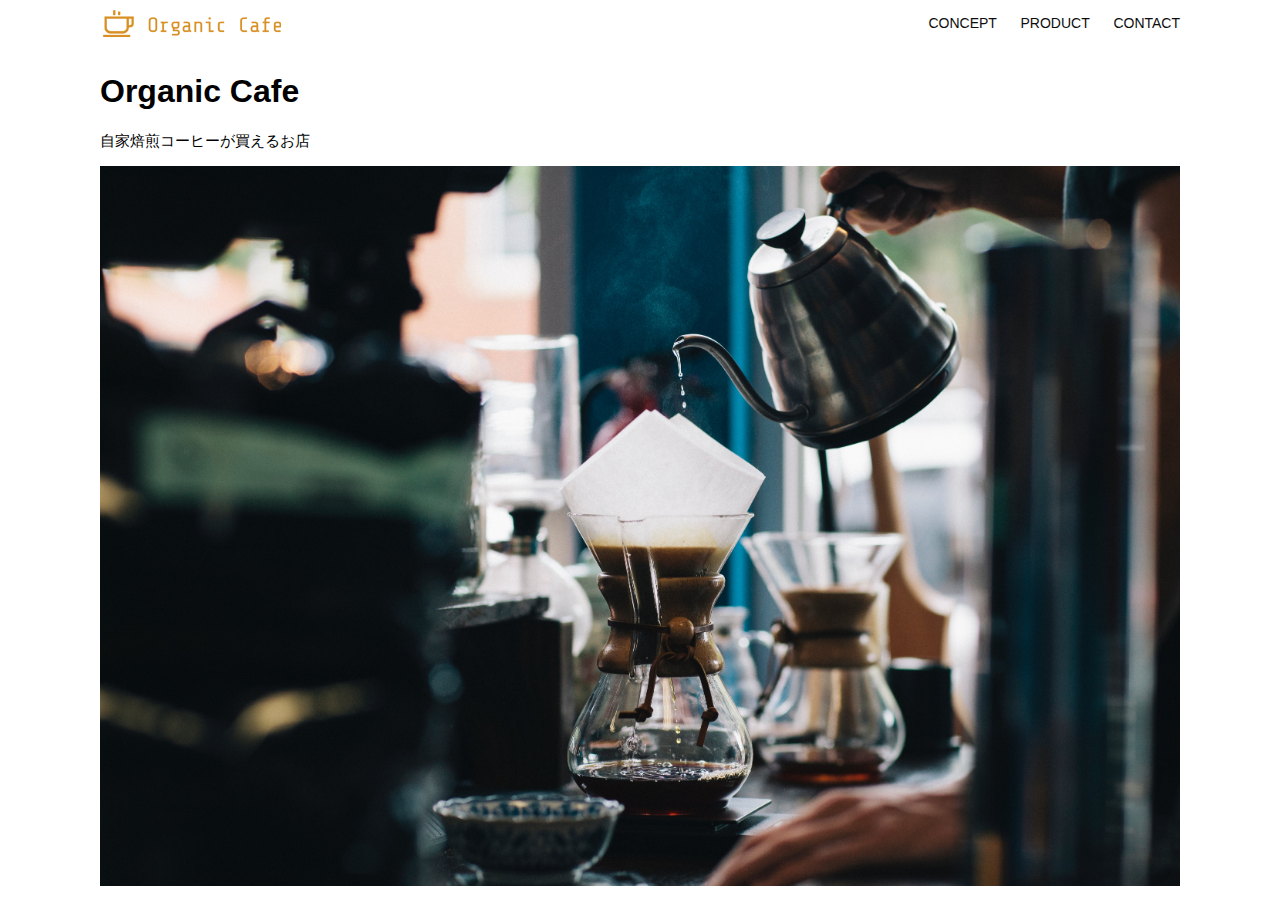
<file: html-css-kadai_013/index.html>
<!DOCTYPE html>
<html>
  <head>
    <title>Organic Cafe</title>
    <meta charset="UTF-8" />
    <meta
      name="description"
      content="自家焙煎のコーヒーがお家で楽しめるOrganic Cafe"
    />
    <meta name="viewport" content="width=device-width, initial-scale=1.0" />
    <link rel="stylesheet" href="style.css" />
  </head>
  <body>
    <!-- ヘッダー -->
    <header>
      <!-- ロゴ -->
      <a href="index.html" id="logo"
        ><img src="images/logo.png" alt="トップページに戻る"
      /></a>

      <!-- PC用ナビゲーション -->
      <nav id="nav-pc">
        <a href="index.html#concept">CONCEPT</a>
        <a href="index.html#product">PRODUCT</a>
        <a href="index.html#contact">CONTACT</a>
      </nav>
      <img src="images/button-menu.png" alt="ナビゲーションを開く" id="menu-sp" onclick="document.getElementById('nav-sp').style.display = 'block'">
      <nav id="nav-sp">
        <img src="images/button-close.png" alt="ナビゲーションを閉じる" id="close" onclick="document.getElementById('nav-sp').style.display = 'none'">
        <a href="index.html" id="logo-sp" onclick="document.getElementById('nav-sp').style.display = 'none'"><img
           src="images/logo-sp.png" alt="トップページに戻る"></a>
        <a href="index.html#concept" class="menu" onclick="document.getElementById('nav-sp').style.display = 'none'">CONCEPT</a>
        <a href="index.html#concept" class="menu" onclick="document.getElementById('nav-sp').style.display = 'none'">PRODUCT</a>
        <a href="index.html#concept" class="menu" onclick="document.getElementById('nav-sp').style.display = 'none'">CONTACT</a>
      </nav>
    </header>
    <main>
      <article>
        <!-- メインビジュアル -->
        <section id="main-visual">
          <div id="main-message">
            <h1>Organic Cafe</h1>
            <p>自家焙煎コーヒーが買えるお店</p>
          </div>
          <img
            src="images/main-image.jpg"
            alt="コーヒーをハンドドリップで淹れる画像"
          />
        </section>
      </article>
    </main>
  </body>
</html>
</file>
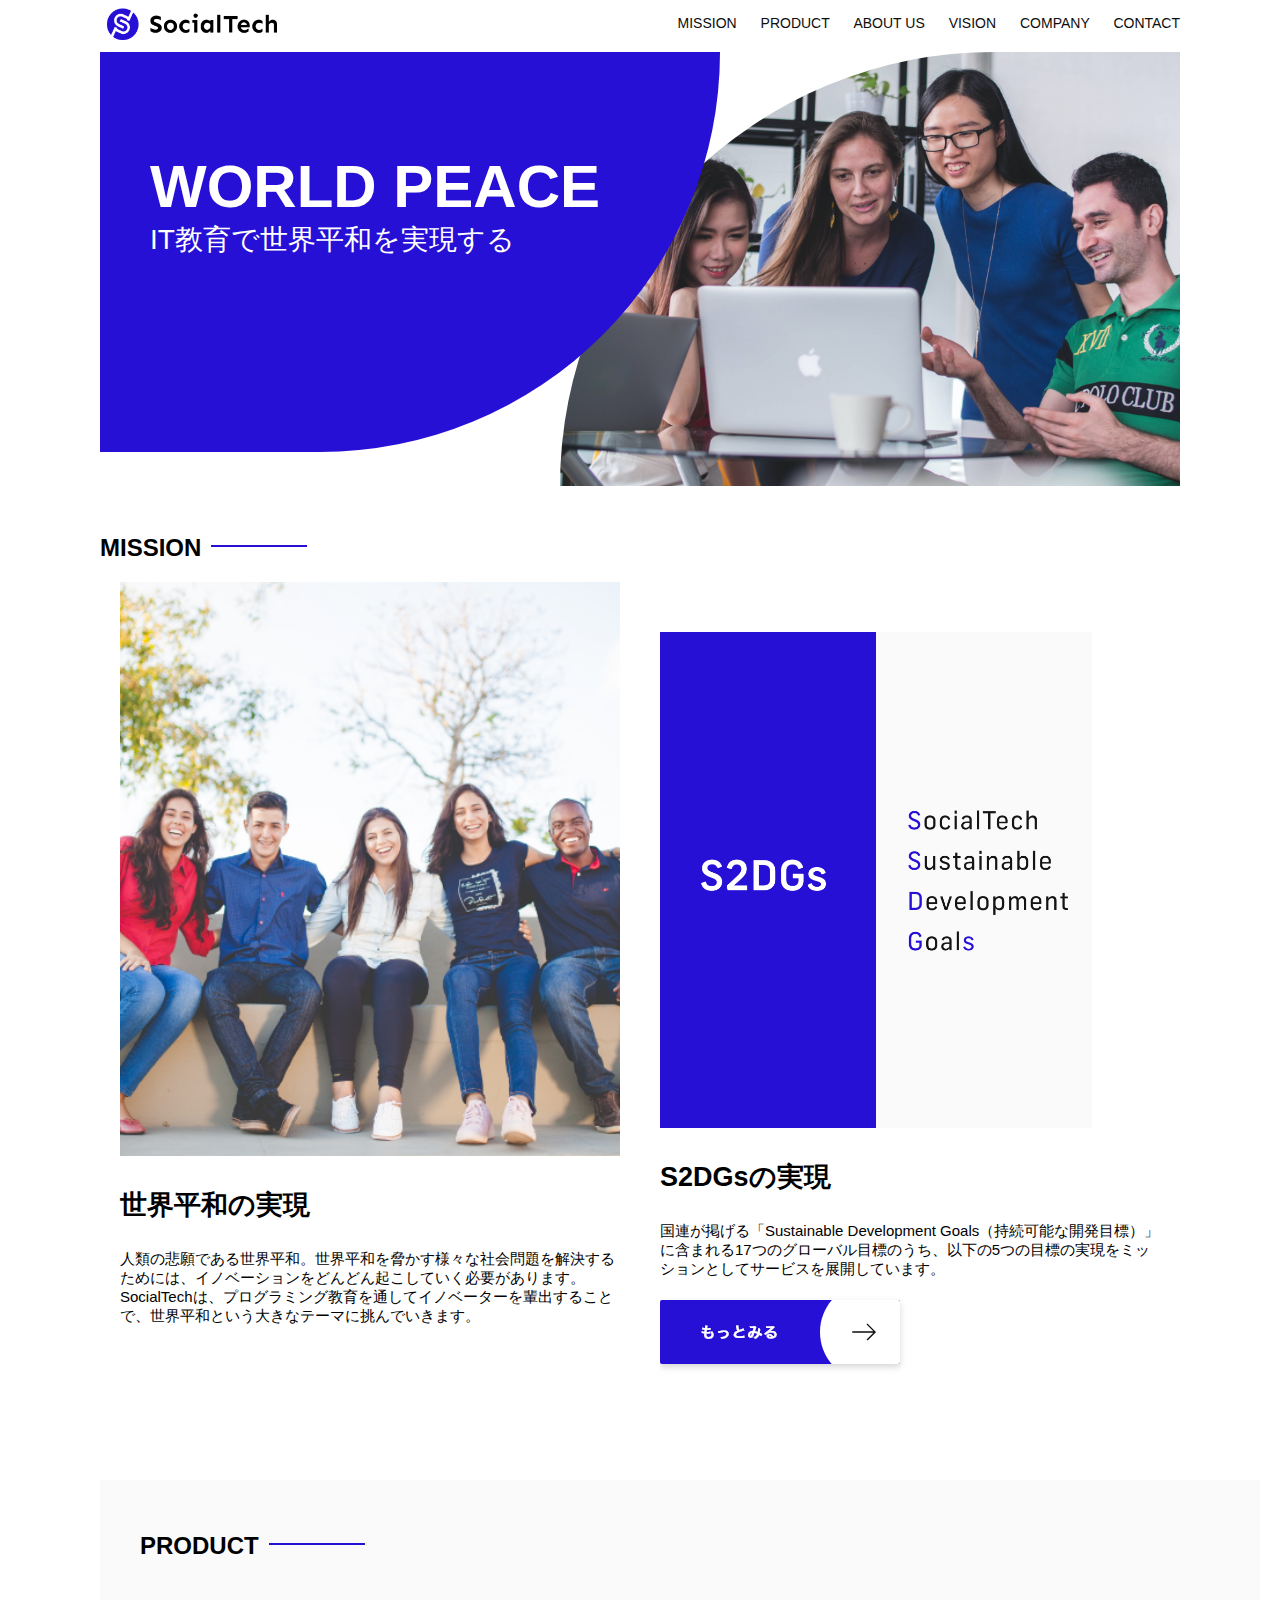
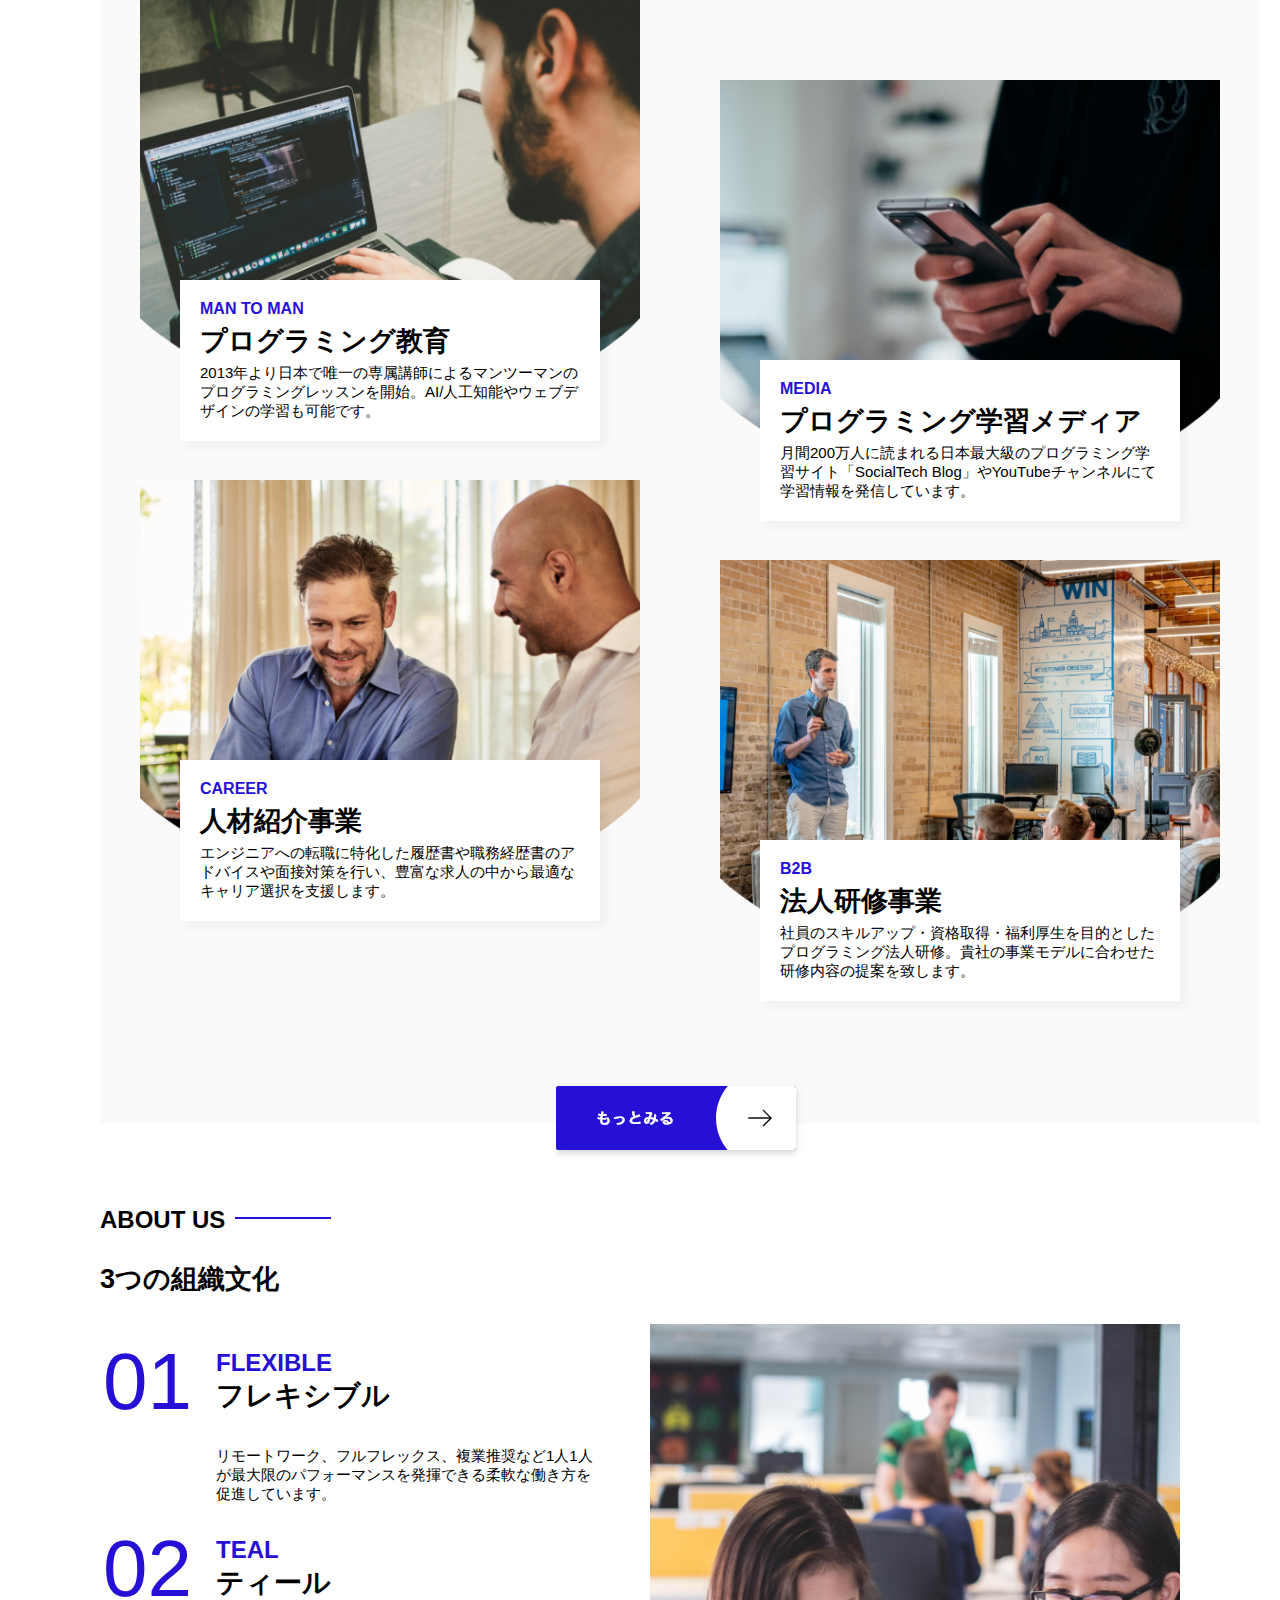
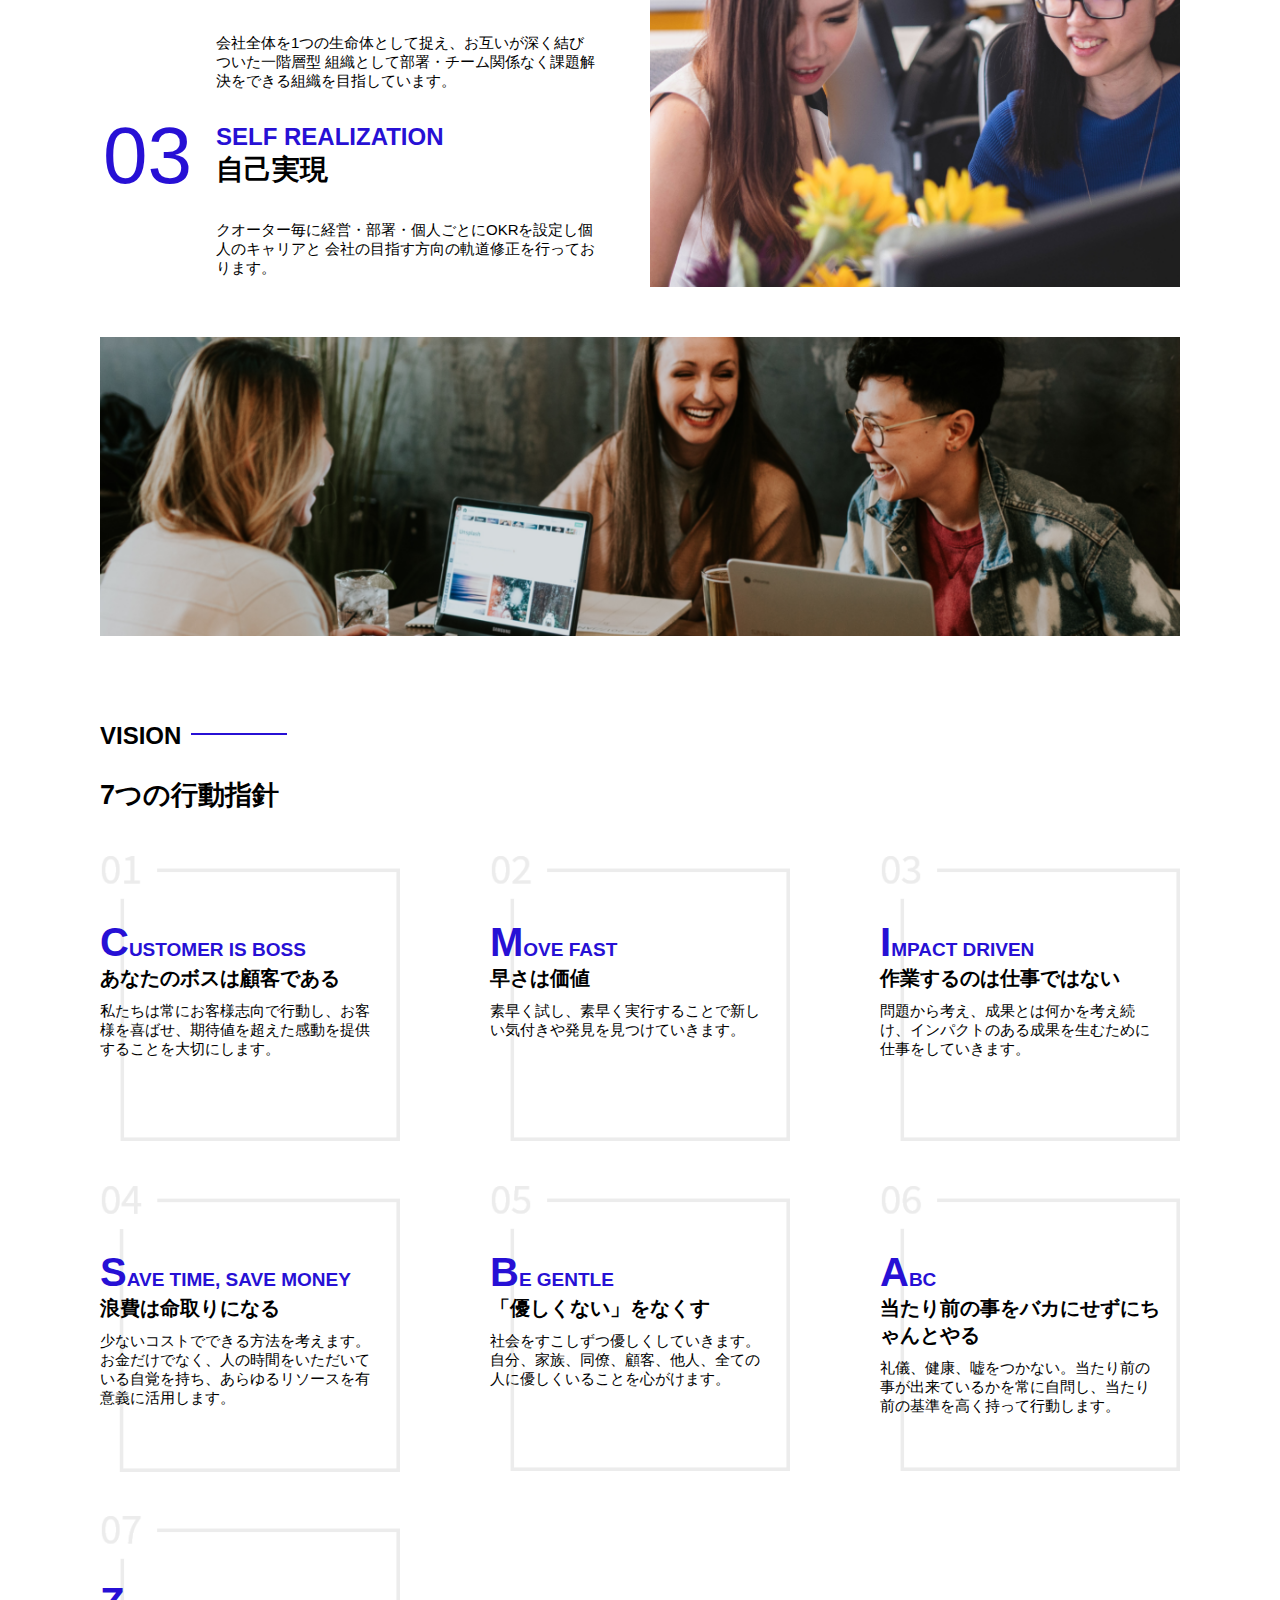
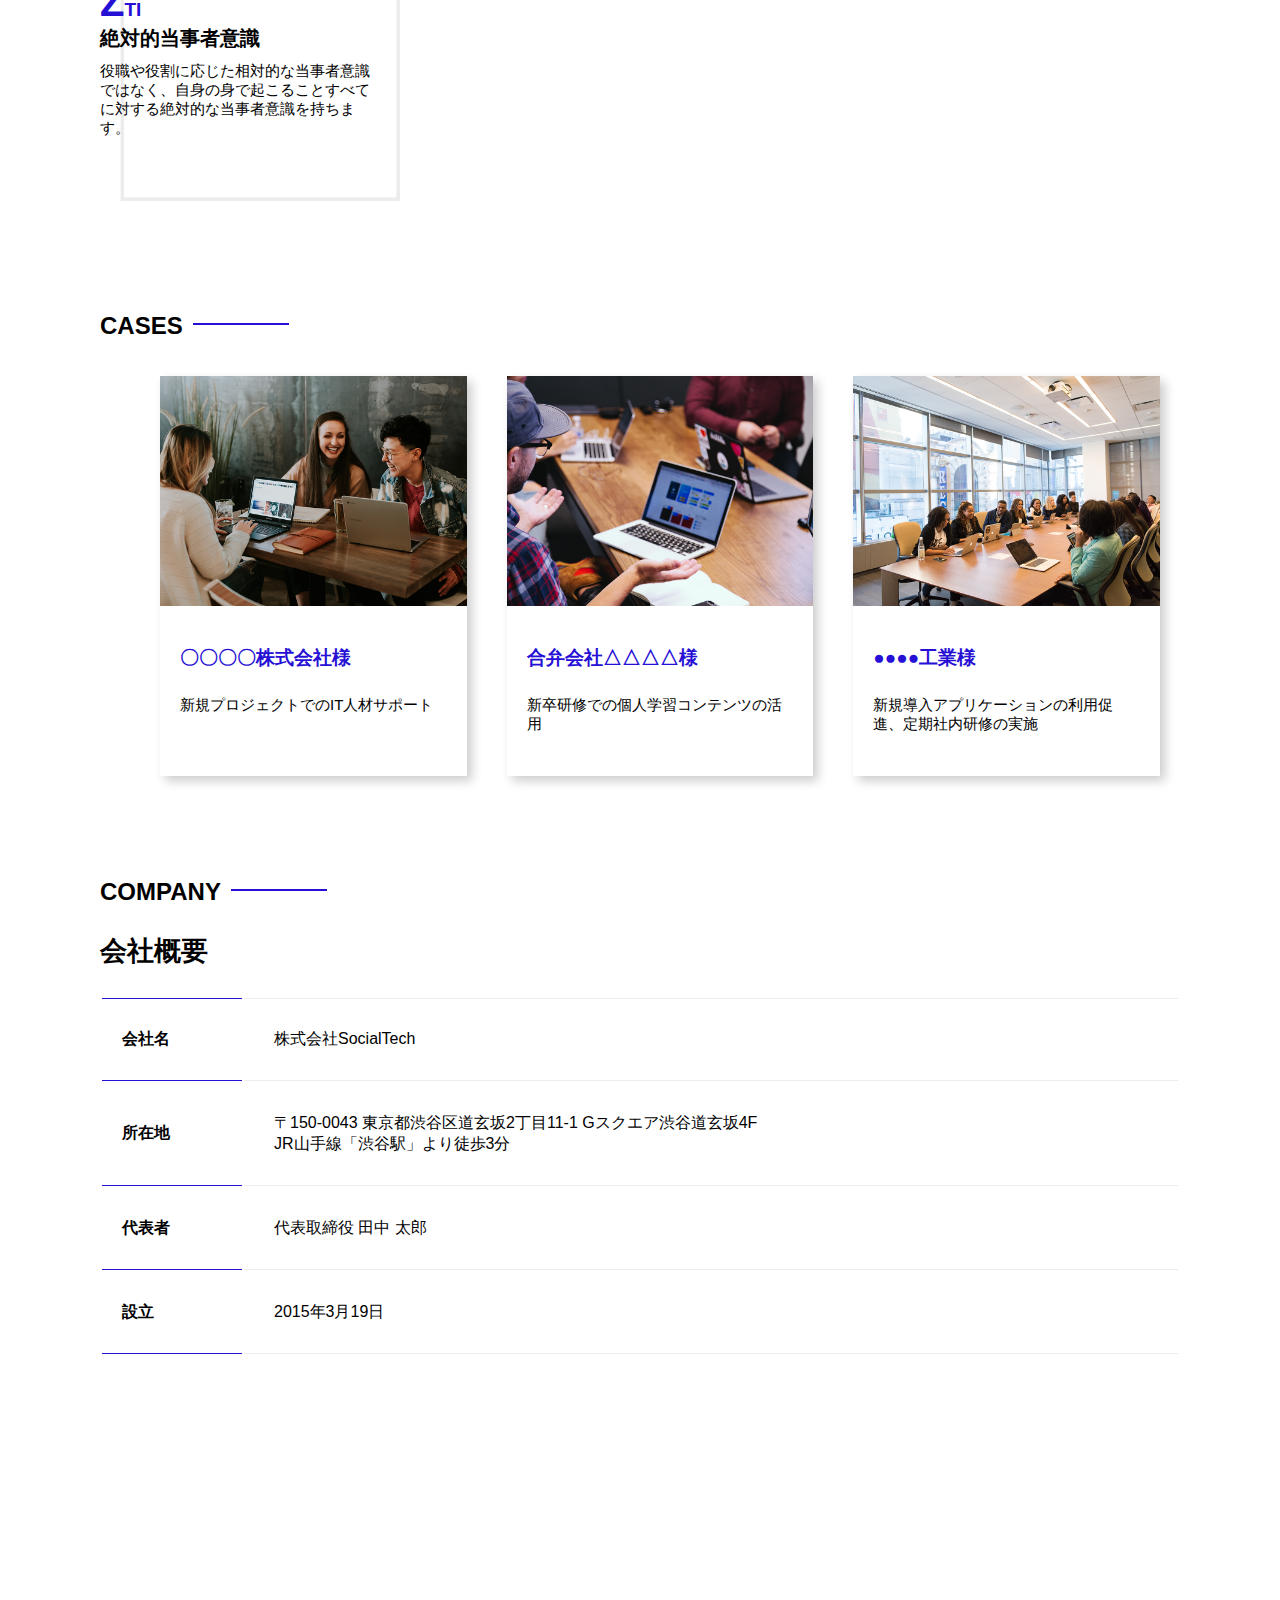
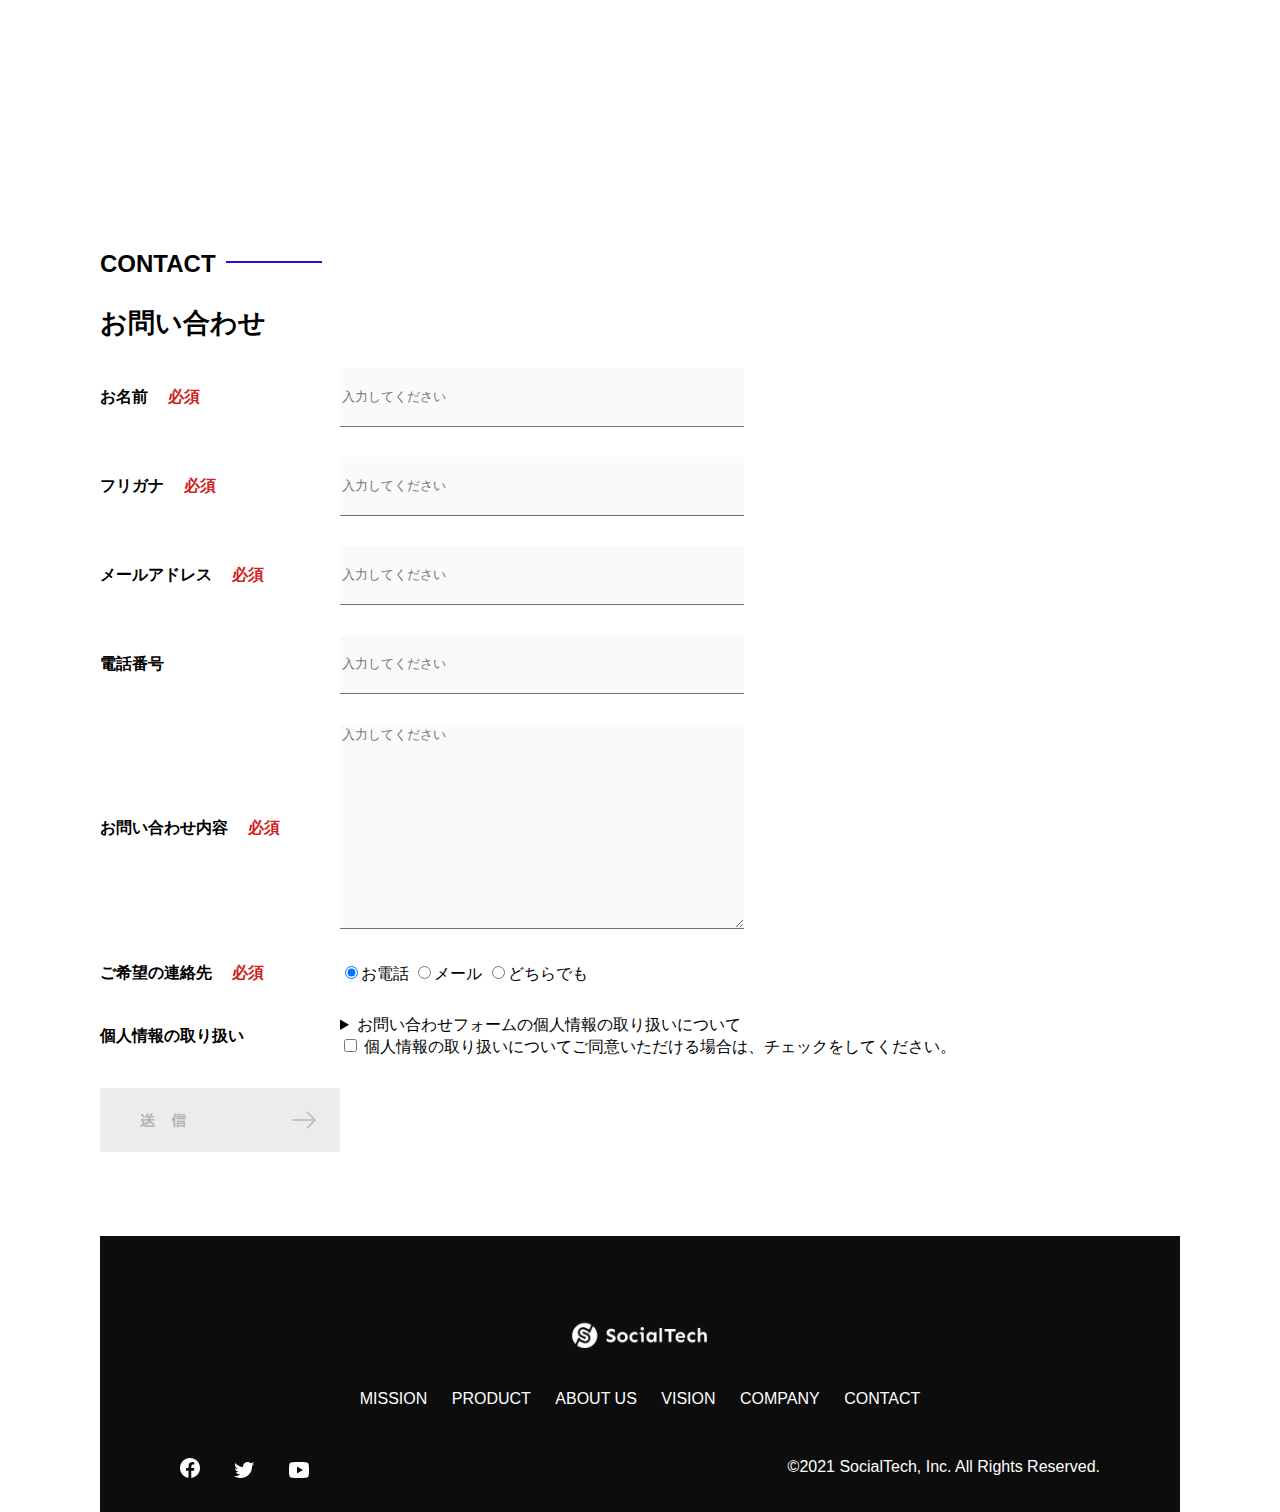
<file: socialtech-kadai_012/index.html>
<!DOCTYPE html>
<html>
  <head>
    <title>SocialTech</title>
    <meta charset="UTF-8" />
    <meta
      name="description"
      content="SocialTechはEdTech業界のリーディングカンパニーを目指します。"
    />
    <meta name="viewport" content="width=device-width, initial-scale=1.0" />
    <link rel="stylesheet" href="style.css" />
  </head>
  <body>
    <!-- ヘッダー -->
    <header>
      <!-- ロゴ -->
      <a href="index.html" id="logo"
        ><img src="images/logo.png" alt="トップページに戻る"
      /></a>

      <!-- PC用ナビゲーション -->
      <nav id="nav-pc">
        <a href="mission.html">MISSION</a>
        <a href="product.html">PRODUCT</a>
        <a href="index.html#aboutus">ABOUT US</a>
        <a href="index.html#vision">VISION</a>
        <a href="index.html#company">COMPANY</a>
        <a href="index.html#contact">CONTACT</a>
      </nav>
    </header>
    <main>
      <article>
        <!-- メインビジュアル -->
        <section id="main-visual">
          <div id="main-message">
            <h1>WORLD PEACE</h1>
            <p>IT教育で世界平和を実現する</p>
          </div>
          <img
            src="images/index/index-main.png"
            alt="PCの周りに集まる多国籍の仲間たち"
          />
        </section>
        <!--ミッション-->
        <section id="mission">
          <h2 class="index-h2">MISSION</h2>
          <div id="mission-flex">
            <div>
              <img
                id="mission-photo"
                src="images/index/index-mission.png"
                alt="屋外のベンチで写真を撮影する多国籍の仲間たち"
              />
              <h3>世界平和の実現</h3>
              <p>
                人類の悲願である世界平和。世界平和を脅かす様々な社会問題を解決するためには、イノベーションをどんどん起こしていく必要があります。SocialTechは、プログラミング教育を通してイノベーターを輩出することで、世界平和という大きなテーマに挑んでいきます。
              </p>
            </div>
            <div>
              <img id="s2dgs" src="images/index/s2dgs.png" alt="S2DGs" />
              <h3>S2DGsの実現</h3>
              <p>
                国連が掲げる「Sustainable Development
                Goals（持続可能な開発目標）」に含まれる17つのグローバル目標のうち、以下の5つの目標の実現をミッションとしてサービスを展開しています。
              </p>
              <a href="mission.html">
                <img src="images/button-more.png" alt="もっとみる" />
              </a>
            </div>
          </div>
        </section>
        <!-- プロダクト -->
        <section id="product">
          <h2 class="index-h2">PRODUCT</h2>
          <div>
            <div id="product-left">
              <div>
                <img
                  class="product-photo"
                  src="images/index/index-mantoman.png"
                  alt="PCでコードを書く男性"
                />
                <div class="product-explain">
                  <span>MAN TO MAN</span>
                  <h3>プログラミング教育</h3>
                  <p>
                    2013年より日本で唯一の専属講師によるマンツーマンのプログラミングレッスンを開始。AI/人工知能やウェブデザインの学習も可能です。
                  </p>
                </div>
              </div>
              <div>
                <img
                  class="product-photo"
                  src="images/index/index-career.png"
                  alt="笑顔で話し合う2人の男性"
                />
                <div class="product-explain">
                  <span>CAREER</span>
                  <h3>人材紹介事業</h3>
                  <p>
                    エンジニアへの転職に特化した履歴書や職務経歴書のアドバイスや面接対策を行い、豊富な求人の中から最適なキャリア選択を支援します。
                  </p>
                </div>
              </div>
            </div>
            <div id="product-right">
              <div>
                <img
                  class="product-photo"
                  src="images/index/index-media.png"
                  alt="スマートフォンを操作する人"
                />
                <div class="product-explain">
                  <span>MEDIA</span>
                  <h3>プログラミング学習メディア</h3>
                  <p>
                    月間200万人に読まれる日本最大級のプログラミング学習サイト「SocialTech
                    Blog」やYouTubeチャンネルにて学習情報を発信しています。
                  </p>
                </div>
              </div>
              <div>
                <img
                  class="product-photo"
                  src="images/index/index-b2b.png"
                  alt="講演中の男性とそれを聴く人々"
                />
                <div class="product-explain">
                  <span>B2B</span>
                  <h3>法人研修事業</h3>
                  <p>
                    社員のスキルアップ・資格取得・福利厚生を目的としたプログラミング法人研修。貴社の事業モデルに合わせた研修内容の提案を致します。
                  </p>
                </div>
              </div>
            </div>
          </div>
          <div>
            <a id="product-more" href="product.html">
              <img src="images/button-more.png" alt="もっとみる" />
            </a>
          </div>
        </section>
        <!---ABOUT US-->
        <section id="aboutus">
          <h2 class="index-h2">ABOUT US</h2>
          <h3>3つの組織文化</h3>
          <div>
            <table class="culture-table">
              <tr>
                <td>
                  <span class="culture-num">01</span>
                </td>
                <td>
                  <span class="culture-en">FLEXIBLE</span>
                  <span class="culture-jp">フレキシブル</span>
                </td>
              </tr>
              <tr>
                <td>
                  <!--空のセル-->
                </td>
                <td>
                  <p class="culture-description">
                    リモートワーク、フルフレックス、複業推奨など1人1人が最大限のパフォーマンスを発揮できる柔軟な働き方を促進しています。
                  </p>
                </td>
              </tr>
              <tr>
                <td>
                  <span class="culture-num">02</span>
                </td>
                <td>
                  <span class="culture-en">TEAL</span>
                  <span class="culture-jp">ティール</span>
                </td>
              </tr>
              <tr>
                <td>
                  <!--空のセル-->
                </td>
                <td>
                  <p class="culture-description">
                    会社全体を1つの生命体として捉え、お互いが深く結びついた一階層型
                    組織として部署・チーム関係なく課題解決をできる組織を目指しています。
                  </p>
                </td>
              </tr>
              <tr>
                <td>
                  <span class="culture-num">03</span>
                </td>
                <td>
                  <span class="culture-en">SELF REALIZATION</span>
                  <span class="culture-jp">自己実現</span>
                </td>
              </tr>
              <tr>
                <td>
                  <!--空のセル-->
                </td>
                <td>
                  <p class="culture-description">
                    クオーター毎に経営・部署・個人ごとにOKRを設定し個人のキャリアと
                    会社の目指す方向の軌道修正を行っております。
                  </p>
                </td>
              </tr>
            </table>
            <img
              class="culture-img"
              src="images/index/index-aboutus1.png"
              alt="笑顔で話し合う2人の女性"
            />
          </div>
          <img
            class="culture-img2"
            src="images/index/index-aboutus2.png"
            alt="笑顔で話し合う3人の男女"
          />
        </section>
        <!-- VISION -->
        <section id="vision">
          <h2 class="index-h2">VISION</h2>
          <h3>7つの行動指針</h3>
          <div>
            <div class="vision-box">
              <img src="images/index/vision-01.png" alt="01" />
              <span>
                <h4>CUSTOMER IS BOSS</h4>
                <h5>あなたのボスは顧客である</h5>
                <p>
                  私たちは常にお客様志向で行動し、お客様を喜ばせ、期待値を超えた感動を提供することを大切にします。
                </p>
              </span>
            </div>
            <div class="vision-box">
              <img src="images/index/vision-02.png" alt="02" />
              <span>
                <h4>MOVE FAST</h4>
                <h5>早さは価値</h5>
                <p>
                  素早く試し、素早く実行することで新しい気付きや発見を見つけていきます。
                </p>
              </span>
            </div>
            <div class="vision-box">
              <img src="images/index/vision-03.png" alt="03" />
              <span>
                <h4>IMPACT DRIVEN</h4>
                <h5>作業するのは仕事ではない</h5>
                <p>
                  問題から考え、成果とは何かを考え続け、インパクトのある成果を生むために仕事をしていきます。
                </p>
              </span>
            </div>
            <div class="vision-box">
              <img src="images/index/vision-04.png" alt="04" />
              <span>
                <h4>SAVE TIME, SAVE MONEY</h4>
                <h5>浪費は命取りになる</h5>
                <p>
                  少ないコストでできる方法を考えます。お金だけでなく、人の時間をいただいている自覚を持ち、あらゆるリソースを有意義に活用します。
                </p>
              </span>
            </div>
            <div class="vision-box">
              <img src="images/index/vision-05.png" alt="05" />
              <span>
                <h4>BE GENTLE</h4>
                <h5>「優しくない」をなくす</h5>
                <p>
                  社会をすこしずつ優しくしていきます。自分、家族、同僚、顧客、他人、全ての人に優しくいることを心がけます。
                </p>
              </span>
            </div>
            <div class="vision-box">
              <img src="images/index/vision-06.png" alt="06" />
              <span>
                <h4>ABC</h4>
                <h5>当たり前の事をバカにせずにちゃんとやる</h5>
                <p>
                  礼儀、健康、嘘をつかない。当たり前の事が出来ているかを常に自問し、当たり前の基準を高く持って行動します。
                </p>
              </span>
            </div>
            <div class="vision-box">
              <img src="images/index/vision-07.png" alt="07" />
              <span>
                <h4>ZTI</h4>
                <h5>絶対的当事者意識</h5>
                <p>
                  役職や役割に応じた相対的な当事者意識ではなく、自身の身で起こることすべてに対する絶対的な当事者意識を持ちます。
                </p>
              </span>
            </div>
          </div>
        </section>
        <!-- CASES -->
          <section id="cases">
            <h2 class="index-h2">CASES</h2>
            <ul>
              <li class="case-card">
                <img class="case-img" src="images/index/case-1.png" alt="仲良く語り合う3人">
                <div class="case-info">
                  <h4 class="case-name">〇〇〇〇株式会社様</h4>
                  <p class="case-content">新規プロジェクトでのIT人材サポート</p>
                </div>
              </li>
              <li class="case-card">
                <img class="case-img" src="images/index/case-2.png" alt="PCでコンテンツを見る">
                <div class="case-info">
                  <h4 class="case-name">合弁会社△△△△様</h4>
                  <p class="case-content">新卒研修での個人学習コンテンツの活用</p>
                </div>
              </li>
              <li class="case-card">
                <img class="case-img" src="images/index/case-3.png" alt="社内研修中の会議室">
                <div class="case-info">
                  <h4 class="case-name">●●●●工業様</h4>
                  <p class="case-content">新規導入アプリケーションの利用促進、定期社内研修の実施</p>
                </div>
              </li>
            </ul>
          </section>
        <!-- COMPANY -->
        <section id="company">
          <h2 class="index-h2">COMPANY</h2>
          <h3>会社概要</h3>
          <table id="company-table">
            <tr>
              <th class="tableheader-first">会社名</th>
              <td class="cell-first">株式会社SocialTech</td>
            </tr>
            <tr>
              <th class="tableheader">所在地</th>
              <td class="cell">
                〒150-0043 東京都渋谷区道玄坂2丁目11-1 Gスクエア渋谷道玄坂4F<br />JR山手線「渋谷駅」より徒歩3分
              </td>
            </tr>
            <tr>
              <th class="tableheader">代表者</th>
              <td class="cell">代表取締役 田中 太郎</td>
            </tr>
            <tr>
              <th class="tableheader">設立</th>
              <td class="cell">2015年3月19日</td>
            </tr>
          </table>
          <iframe
            src="https://www.google.com/maps/embed?pb=!1m18!1m12!1m3!1d3241.7759544892483!2d139.69399665123464!3d35.65789123876098!2m3!1f0!2f0!3f0!3m2!1i1024!2i768!4f13.1!3m3!1m2!1s0x60188caa0042e8d1%3A0xba130bea826a7aa2!2z44CSMTUwLTAwNDMg5p2x5Lqs6YO95riL6LC35Yy66YGT546E5Z2C77yS5LiB55uu77yR77yR4oiS77yR!5e0!3m2!1sja!2sjp!4v1636872991912!5m2!1sja!2sjp"
            style="border: 0"
            allowfullscreen=""
            loading="lazy"
          >
          </iframe>
        </section>
        <!-- お問い合わせフォーム -->
        <section id="contact">
          <h2 class="index-h2">CONTACT</h2>
          <h3>お問い合わせ</h3>
          <form>
            <div>
              <div class="contact-heading">
                <label class="contact-label"
                  >お名前<span class="contact-span">必須</span></label
                >
              </div>
              <div class="contact-form">
                <input
                  type="text"
                  name="name"
                  placeholder="入力してください"
                  class="contact-textbox"
                />
              </div>
            </div>
            <div>
              <div class="contact-heading">
                <label class="contact-label"
                  >フリガナ<span class="contact-span">必須</span></label
                >
              </div>
              <div>
                <input
                  type="text"
                  name="hurigana"
                  placeholder="入力してください"
                  class="contact-textbox"
                />
              </div>
            </div>
            <div>
              <div class="contact-heading">
                <label class="contact-label"
                  >メールアドレス<span class="contact-span">必須</span></label
                >
              </div>
              <div>
                <input
                  type="text"
                  name="email"
                  placeholder="入力してください"
                  class="contact-textbox"
                />
              </div>
            </div>
            <div>
              <div class="contact-heading">
                <label class="contact-label">電話番号</label>
              </div>
              <div>
                <input
                  type="text"
                  name="tel"
                  placeholder="入力してください"
                  class="contact-textbox"
                />
              </div>
            </div>
            <div>
              <div class="contact-heading">
                <label class="contact-label"
                  >お問い合わせ内容<span class="contact-span">必須</span></label
                >
              </div>
              <div>
                <textarea
                  class="contact-textarea"
                  placeholder="入力してください"
                  name="message"
                ></textarea>
              </div>
            </div>
            <div>
              <div class="contact-heading">
                <label class="contact-label"
                  >ご希望の連絡先<span class="contact-span">必須</span></label
                >
              </div>
              <div>
                <input
                  class="radiobutton"
                  type="radio"
                  value="tel"
                  name="contact"
                  checked
                /><label>お電話</label>
                <input
                  class="radiobutton"
                  type="radio"
                  value="mail"
                  name="contact"
                /><label>メール</label>
                <input
                  class="radiobutton"
                  type="radio"
                  value="both"
                  name="contact"
                /><label>どちらでも</label>
              </div>
            </div>
            <div>
              <div class="contact-heading">
                <label class="contact-label">個人情報の取り扱い</label>
              </div>
              <div>
                <details>
                  <summary>
                    お問い合わせフォームの個人情報の取り扱いについて
                  </summary>
                  <div>
                    <span>１．組織の名称又は氏名</span><br />
                    株式会社SocialTech<br /><br />
                    <span
                      >２．個人情報保護管理者（若しくはその代理人）の氏名又は職名、所属及び連絡先
                      鈴木 一郎 コーポレート部</span
                    ><br />
                    メールアドレス：support@socialtech.net<br />
                    TEL：03-xxxx-xxxx<br />
                    <span>３．個人情報の利用目的</span><br />
                    ・本サービス及び本サービスに関連する情報の提供又はそれらに関する連絡のため<br />
                    ・ユーザーの本人確認のため<br />
                    ・当社サービスのご案内のため<br />
                    ・当社の商品等の広告または宣伝（電子メールによるものを含むものとします。）<br /><br />
                    <span>４．個人情報の取り扱い業務の委託</span><br />
                    個人情報の取扱業務の全部または一部を外部に業務委託する場合があります。<br />
                    その際、弊社は、個人情報を適切に保護できる管理体制を敷き実行していることを条件として<br />
                    委託先を厳選したうえで、機密保持契約を委託先と締結し、お客様の個人情報を厳密に管理させます。<br /><br />
                    <span>５．個人情報の開示等の請求</span><br />
                    お客様は、弊社に対してご自身の個人情報の開示等（利用目的の通知、開示、内容の訂正・追加・削除、利用の停止または消去、第三者への提供の停止）に関して、当社問合わせ窓口に申し出ることができます。<br />
                    その際、弊社はお客様ご本人を確認させていただいたうえで、合理的な期間内に対応いたします。<br /><br />
                    なお、個人情報に関する弊社問合わせ先は、次の通りです。<br /><br />
                    株式会社SocialTech　個人情報問合せ窓口<br />
                    〒150-0043　東京都渋谷区道玄坂2丁目11-1 Ｇスクエア渋谷道玄坂
                    4F<br />
                    メールアドレス：support@socialtech.net　TEL：03-xxxx-xxxx<br /><br />
                    <span>６．個人情報を提供されることの任意性について</span
                    ><br /><br />
                    お客様がご自身の個人情報を弊社に提供されるか否かは、お客様のご判断によりますが、もしご提供されない場合には、適切なサービスが提供できない場合がありますので予めご了承ください。
                  </div>
                </details>
                <input type="checkbox" name="agree" />
                <span
                  >個人情報の取り扱いについてご同意いただける場合は、チェックをしてください。</span
                >
              </div>
            </div>
            <input
              type="image"
              value="Submit"
              src="images/button-submit.png"
              alt="送信する"
            />
          </form>
        </section>
      </article>
      <footer>
        <div id="footer-logo">
          <img src="images/logo-sp.png" alt="SocialTech" />
        </div>
        <div id="footer-link">
          <a href="mission.html">MISSION</a>
          <a href="product.html">PRODUCT</a>
          <a href="index.html#aboutus">ABOUT US</a>
          <a href="index.html#vision">VISION</a>
          <a href="index.html#company">COMPANY</a>
          <a href="index.html#contact">CONTACT</a>
        </div>
        <div id="sns-footer">
          <a href="https://www.facebook.com/sejuku2013"
            ><img src="images/button-facebook.png" alt="Facebookのリンク"
          /></a>
          <a href="https://twitter.com/samuraijuku"
            ><img src="images/button-twitter.png" alt="Twitterのリンク"
          /></a>
          <a href="https://www.youtube.com/channel/UCCFOQO5aDK0xXam4cUQXT8g"
            ><img src="images/button-youtube.png" alt="YouTubeのリンク"
          /></a>
          <span id="copyright"
            >&copy;2021 SocialTech, Inc. All Rights Reserved.
          </span>
        </div>
      </footer>
    </main>
  </body>
</html>
</file>
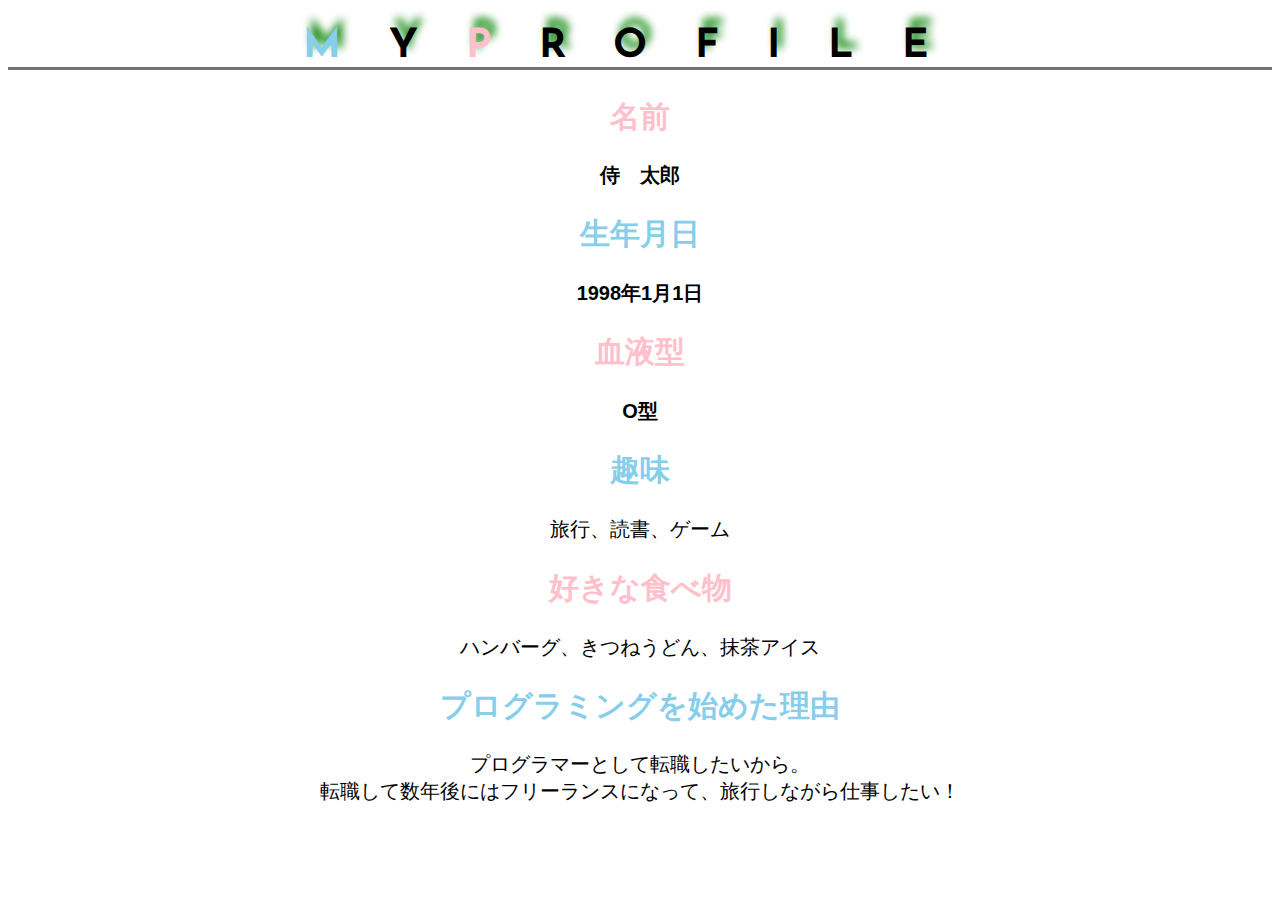
<file: kadai_014/kadai_014.html>
<!DOCTYPE html>
<html lang="en">
<head>
    <meta charset="UTF-8">
    <meta name="description" content="このページは14章の課題です">
    <title>14章課題</title>
    <link rel="stylesheet" href="style.css">
    <link rel="preconnect" href="https://fonts.googleapis.com">
    <link rel="preconnect" href="https://fonts.gstatic.com" crossorigin>
    <link href="https://fonts.googleapis.com/css2?family=Josefin+Sans:ital@0;1&display=swap" rel="stylesheet">
</head>
<body>
    <header>
        <h1><span class="color-skyblue">M</span>Y<span class="color-pink">P</span>ROFILE</h1>
    </header>
    <div id="basic">
        <h2 class="color-pink">名前</h2>
        <p>侍　太郎</p>
        <h2 class="color-skyblue">生年月日</h2>
        <p>1998年1月1日</p>
        <h2 class="color-pink">血液型</h2>
        <p>O型</p>
    </div>
    <h2 class="color-skyblue">趣味</h2>
    <p>旅行、読書、ゲーム</p> 
    <h2 class="color-pink">好きな食べ物</h2>
    <p>ハンバーグ、きつねうどん、抹茶アイス</p>
    <h2 class="color-skyblue">プログラミングを始めた理由</h2>
    <p>プログラマーとして転職したいから。<br>
    転職して数年後にはフリーランスになって、旅行しながら仕事したい！</p>   
</body>
</html>
</file>
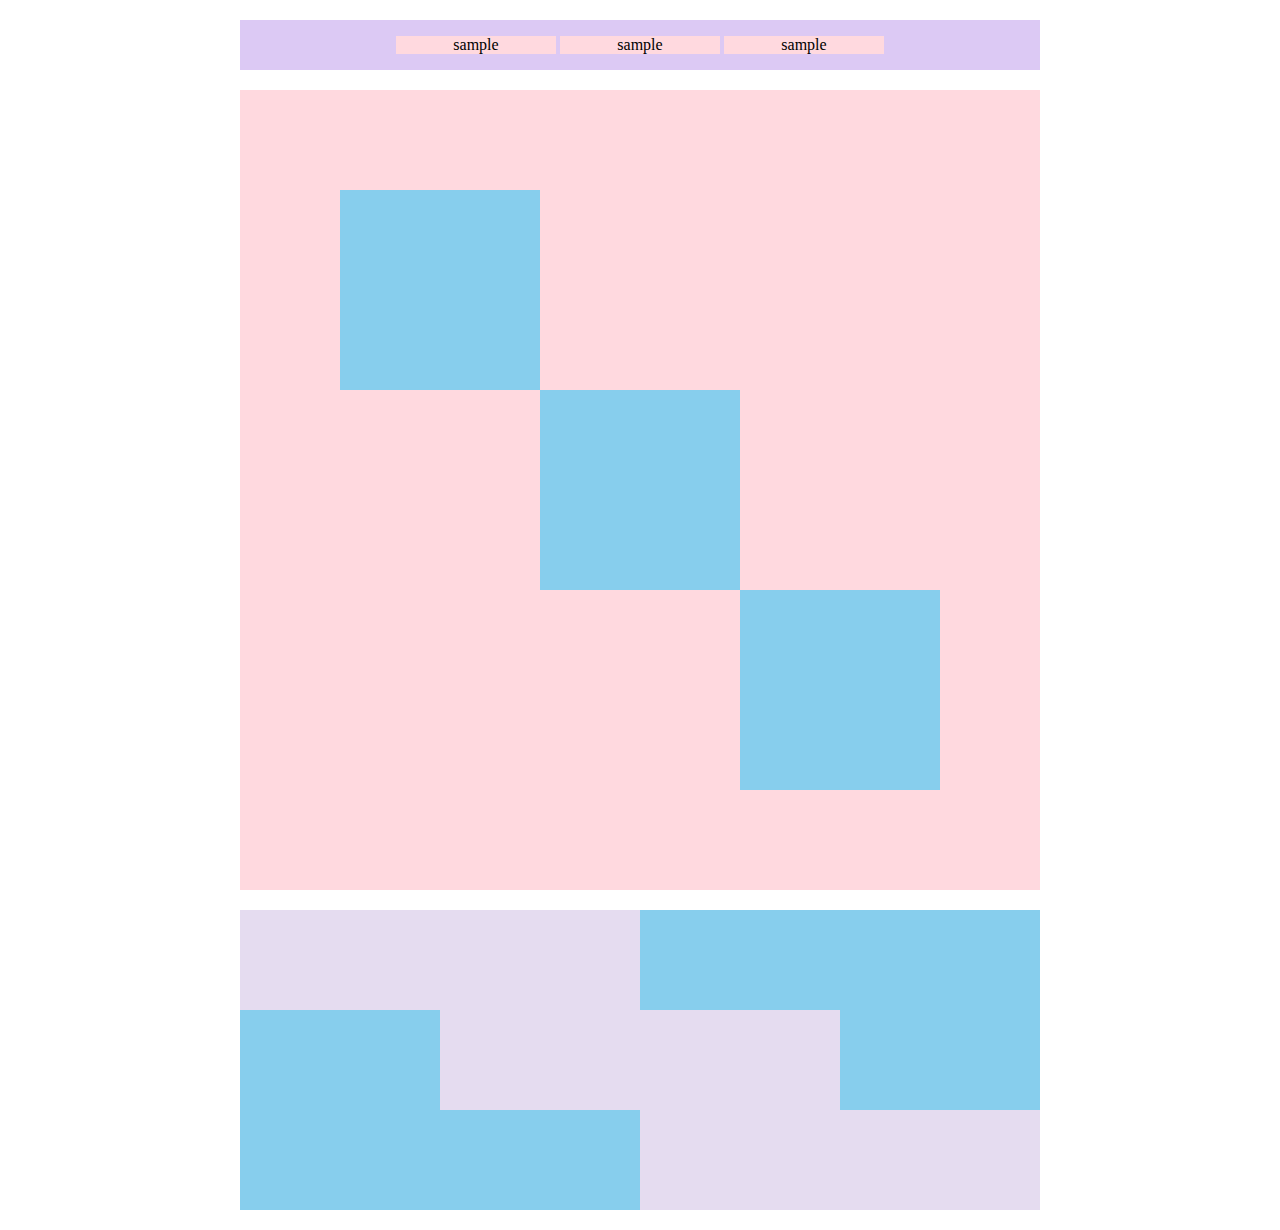
<file: kadai_018/kadai_018.html>
<!DOCTYPE html>
<html lang="en">
<head>
    <meta charset="UTF-8">
    <meta name="description" content="このページは18章の課題です">
    <title>18章課題</title>
    <link rel="stylesheet" href="style.css">
</head>
<body>
    <div id="top">
        <p class="top-child">sample</p>
        <p class="top-child">sample</p>
        <p class="top-child">sample</p>        
    </div>
    <div id="middle">
        <div id="middle-child01"></div>
        <div id="middle-child02"></div>
        <div id="middle-child03"></div>
    </div>
    <div id="bottom">
        <div id="bottom-child01"></div>
        <div id="bottom-child02"></div>
        <div id="bottom-child03"></div>
    </div>
</body>
</html>
</file>
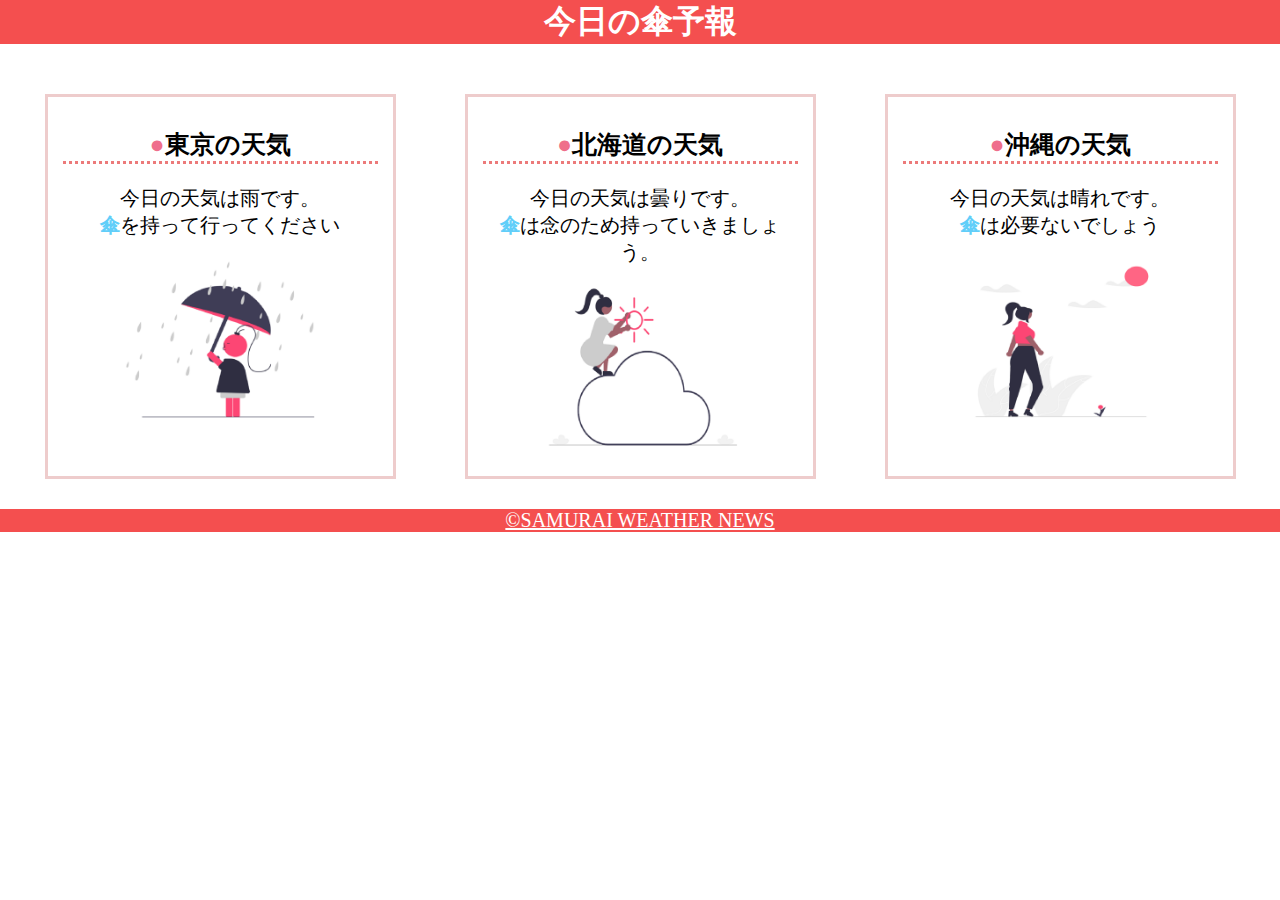
<file: kadai_022/kadai_022.html>
<!DOCTYPE html>
<html lang="en">
<head>
    <meta charset="UTF-8">
    <meta name="viewport" content="width=device-width, initial-scale=1.0">
    <meta name="description" content="このページは22章の課題です。">
    <title>22章課題</title>
    <link rel="stylesheet" href="style.css">
</head>
<body>
    <header>
        <h1>今日の傘予報</h1>
    </header>
    <main>
        <div id="parent">
            <div class="content">
                <h2>東京の天気</h2>
                <p>今日の天気は雨です。</p>
                <p>傘を持って行ってください</p>
                <img src="images/rainy.png">
            </div>
            <div class="content">
                <h2>北海道の天気</h2>
                <p>今日の天気は曇りです。</p>
                <p>傘は念のため持っていきましょう。</p>
                <img src="images/cloudy.png">
            </div>
            <div class="content">
                <h2>沖縄の天気</h2>
                <p>今日の天気は晴れです。</p>
                <p>傘は必要ないでしょう</p>
                <img src="images/sunny.png">
            </div>
        </div>
    </main>
    <footer>
        <a href="https://www.sejuku.net/corp/?_gl=1%2Acs39bu%2A_ga%2AMTg2ODE0NDU3OC4xNjIzNjI2NDA3%2A_ga_8Y6TNFRTP7%2AMTY4ODAxNDUzNy40MC4xLjE2ODgwMjI0NTQuNTUuMC4w">
        &copy;SAMURAI WEATHER NEWS</a>
    </footer>
</body>
</html>
</file>
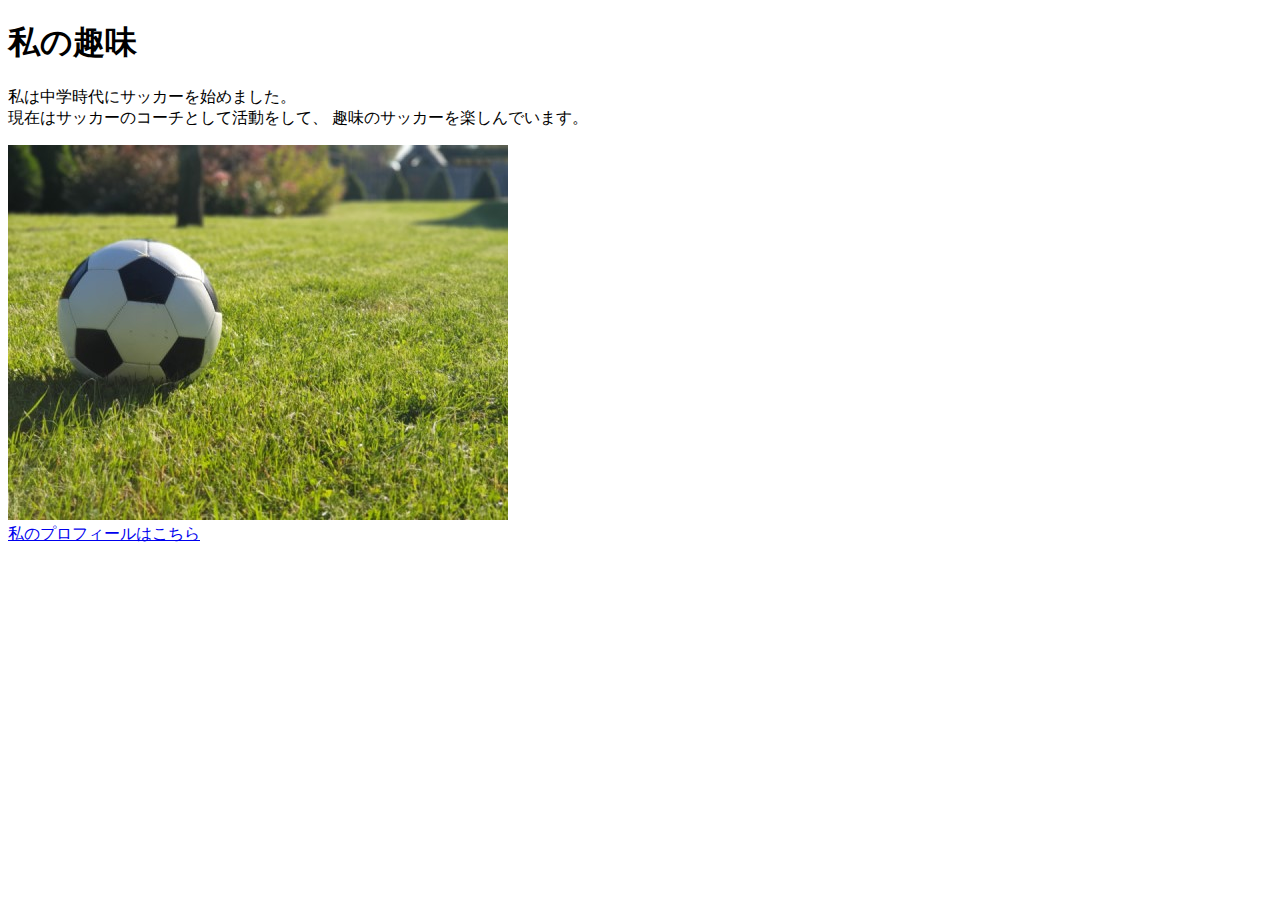
<file: kadai_005/html/kadai_005.html>
<!DOCTYPE html>
<html lang="en">
<head>
    <meta charset="UTF-8">
    <meta name="description" content="このページは5章の課題です。">
    <title>5章課題</title>
</head>
<body>
    <h1>私の趣味</h1>
    <p>私は中学時代にサッカーを始めました。<br>現在はサッカーのコーチとして活動をして、
    趣味のサッカーを楽しんでいます。</p>
    <img src="../images/sample.jpg"><br>
    <a href="https://twitter.com/samuraijuku">私のプロフィールはこちら</a>
</body>
</html>
</file>
<file: html-css-kadai_013/style.css>
/* PC、スマホ共通スタイル */
body {
  font-family: "Source Sans Pro", "Hiragino Kaku Gothic ProN", Meiryo, Arial,
    sans-serif;
}

p {
  font-size: 15px;
}

#main-visual>img {
  width: 100%;
}

/*================
PC用のスタイル 
=================*/
@media screen and (min-width: 768px) {
  /* 横幅設定 */
  body {
    max-width: 1080px;
    min-width: 960px;
    margin: 0 auto 0 auto;
  }

  /* ヘッダー */
  header {
    display: flex;
    justify-content: space-between;
  }

  /* ナビゲーションのレイアウト */
  #nav-pc {
    text-align: right;
    font-size: 14px;
    padding-top: 15px;
  }

  /* ナビゲーションのリンクの装飾設定 */
  #nav-pc>a {
    text-decoration: none;
    margin-left: 20px;
  }

  #nav-pc>a:link {
    color: #0d0d0d;
  }

  #nav-pc>a:visited {
    color: #0d0d0d;
  }

  #nav-pc>a:hover {
    color: #0d0d0d;
    text-decoration: underline;
  }

  #nav-pc>a:active {
    color: #0d0d0d;
  }

  #menu-sp {
    display: none;
  }

  #nav-sp {
    display: none;
  }
}

/*================
スマホ用のスタイル 
=================*/
@media screen and (max-width: 767px) {
  body {
    min-width: 375px;
    margin: 0;
  }
  
  #nav-pc {
    display: none;
  }

  #menu-sp {
    float: right;
    padding: 0;
  }

  #nav-sp {
    background-color: #ce933e;
    position: absolute;
    left: 0;
    top: 0;
    height: 100%;
    width: 100%;
    display: none;
    z-index: 100;
  }

  #close {
    position: absolute;
    top: 20px;
    right: 20px;
  }

  #logo-sp {
    margin: 80px 0 30px 20px;
  }

  #nav-sp > a {
    display: block;
  }
  #nav-sp > a:link {
    color: #fff;
  }
  #nav-sp > a:visited {
    color: #fff;
  }
  #nav-sp > a:hover {
    text-decoration: underline;
  }
  #nav-sp > a:active {
    color: #fff;
  }

  #nav-sp > .menu {
    text-decoration: none;
    display: block;
    margin: 0 20px;
    height: 44px;
    font-size: 16px;
    background-image: url(images/arrow.png);
    background-repeat: no-repeat;
    background-position: right top;
  }
}
</file>
<file: socialtech-kadai_012/style.css>
/* PC、スマホ共通スタイル */
body {
  font-family: "Source Sans Pro", "Hiragino Kaku Gothic ProN", Meiryo, Arial,
    sans-serif;
}

p {
  font-size: 15px;
}

/*================
PC用のスタイル 
=================*/
/* 横幅設定 */
body {
  max-width: 1080px;
  min-width: 960px;
  margin: 0 auto 0 auto;
}

/* ヘッダー */
header {
  display: flex;
  justify-content: space-between;
}

/* ナビゲーションのレイアウト */
#nav-pc {
  text-align: right;
  font-size: 14px;
  padding-top: 15px;
}

/* ナビゲーションのリンクの装飾設定 */
#nav-pc>a {
  text-decoration: none;
  margin-left: 20px;
}

#nav-pc>a:link {
  color: #0d0d0d;
}

#nav-pc>a:visited {
  color: #0d0d0d;
}

#nav-pc>a:hover {
  color: #0d0d0d;
  text-decoration: underline;
}

#nav-pc>a:active {
  color: #0d0d0d;
}

/* メインビジュアル*/
#main-visual {
  position: relative;
  height: 400px;
}

#main-message {
  position: absolute;
  top: 0;
  left: 0;
  background-color: #2710d5;
  color: #ffffff;
  border-radius: 0 0 476px 0;
  max-width: 620px;
  height: 100%;
  width: 100%;
  z-index: 11;
}

#main-message>h1 {
  font-size: 60px;
  font-weight: bold;
  margin: 100px 0 0 50px;
}

#main-message>p {
  font-size: 28px;
  margin: 0 0 0 50px;
}

#main-visual>img {
  max-width: 620px;
  border-radius: 476px 0 0 0;
  position: absolute;
  top: 0;
  right: 0;
  z-index: 10;
}

/* 見出し */
h2 {
  margin: 40px 0 0 0;
}

h2::after {
  content: url("images/line.png");
  margin-left: 10px;
}

h3 {
  font-size: 27px;
}

/* ミッション */
#mission {
  margin: 80px auto 80px auto;
  width: 100%;
}

#mission-flex {
  width: 100%;
  display: flex;
}

#mission-flex>div {
  width: 50%;
  margin: 20px;
}

#mission-photo {
  width: 100%;
}

#s2dgs {
  margin-top: 50px;
}

/* プロダクト */
#product {
  background-color: #fafafa;
  width: 100%;
  margin: 80px 0 80px 0;
  padding: 10px 40px 0px 40px;
}

/* 外枠 */
#product>div {
  margin-top: 40px;
  display: flex;
}

/* 左のカラム */
#product-left {
  width: 50%;
  margin-right: 20px;
}

/* 右のカラム */
#product-right {
  width: 50%;
  margin-left: 20px;
  margin-top: 80px;
}

/* 画像＋説明の枠 */
#product-left>div {
  position: relative;
  height: 480px;
  margin-right: 20px;
}

#product-right>div {
  position: relative;
  height: 480px;
  margin-left: 20px;
}

/* 画像 */
.product-photo {
  width: 100%;
}

/* 説明文の枠 */
.product-explain {
  background-color: #ffffff;
  position: absolute;
  left: 0;
  top: 280px;
  margin: 0 40px 0 40px;
  padding: 20px;
  box-shadow: 5px 5px 10px rgba(0, 0, 0, 0.05);
}

/* 説明文の英語 */
.product-explain>span {
  color: #2710d5;
  font-weight: bold;
  font-size: 16px;
  margin: 0;
}

/* 説明文の見出し */
.product-explain>h3 {
  margin: 5px 0 5px 0;
}

/* 説明文 */
.product-explain>p {
  margin: 0;
}

/* 「もっとみる」ボタン */
#product-more {
  margin: 0 auto -42px auto;
}

/* ABOUT US */
#aboutus {
  margin: 80px auto 80px auto;
}

/* 3つの組織文化と画像を入れる枠 */
#aboutus>div {
  display: flex;
}

/* 画像 */
.culture-img {
  width: 100%;
  align-self: flex-start;
}

.culture-img2 {
  margin-top: 50px;
  width: 100%;
}

/* 3つの組織文化の表 */
.culture-table {
  max-width: 500px;
  margin-right: 50px;
}

/* 番号 */
.culture-num {
  font-size: 80px;
  color: #2710d5;
  margin: 0 20px 0 0;
}

/* 組織文化英語 */
.culture-en {
  color: #2710d5;
  font-weight: bold;
  font-size: 24px;
  display: block;
}

/* 組織文化日本語 */
.culture-jp {
  font-size: 28px;
  font-weight: bold;
}

/* 説明文 */
.culture-description {
  margin: 0;
}

/* ビジョン */
#vision {
  margin: 80px auto 80px auto;
}

/* セクション内の外枠 */
#vision>div {
  width: 100%;
  display: flex;
  justify-content: space-between;
  flex-wrap: wrap;
}

/* 7つの行動指針の枠 */
.vision-box {
  width: 300px;
  height: 300px;
  margin-bottom: 30px;
  position: relative;
}

.vision-box>img {
  width: 100%;
  height: auto;
  position: absolute;
  top: 0;
  left: 0;
  z-index: 30;
}

.vision-box>span {
  position: absolute;
  top: 0;
  left: 0;
  z-index: 31;
  margin-right: 20px;
}

.vision-box>span>h4 {
  color: #2710d5;
  font-size: 19px;
  margin: 80px 0 0 0;
}

.vision-box>span>h4::first-letter {
  font-size: 40px;
}

.vision-box>span>h5 {
  font-size: 20px;
  margin: 0 0 0 0;
}

.vision-box>span>p {
  margin: 10px 0 0 0;
}

/* 会社概要 */
#company {
  margin: 80px auto 80px auto;
}

#company-table {
  width: 100%;
}

.tableheader {
  text-align: left;
  padding: 20px;
  border-bottom-color: #2710d5;
  border-bottom-width: 1px;
  border-bottom-style: solid;
  width: 100px;
}

.tableheader-first {
  text-align: left;
  padding: 20px;
  border-bottom-color: #2710d5;
  border-bottom-width: 1px;
  border-bottom-style: solid;
  border-top-color: #2710d5;
  border-top-width: 1px;
  border-top-style: solid;
  width: 100px;
}

.cell {
  padding: 30px;
  border-bottom-color: #ececec;
  border-bottom-width: 1px;
  border-bottom-style: solid;
}

.cell-first {
  padding: 30px;
  border-bottom-color: #ececec;
  border-bottom-width: 1px;
  border-bottom-style: solid;
  border-top-color: #ececec;
  border-top-width: 1px;
  border-top-style: solid;
}

#company>iframe {
  width: 100%;
  height: 368px;
  margin-top: 40px;
}

/* お問い合わせ */
#contact {
  margin: 80px auto 80px auto;
}

/* 外枠 */
#contact>form>div {
  display: flex;
  flex-direction: row;
  flex-wrap: wrap;
  padding-bottom: 30px;
}

/* 左列の見出し */
.contact-heading {
  width: 240px;
  align-self: center;
}

/* 見出しのラベル */
.contact-label {
  font-weight: bold;
}

/* 必須 */
.contact-span {
  color: #ce2222;
  margin: 0 0 0 20px;
  font-weight: bold;
}

/* テキストボックス */
.contact-textbox {
  border-top: 0;
  border-left: 0;
  border-right: 0;
  border-bottom-width: 1px;
  border-bottom-color: #707070;
  border-bottom-style: solid;
  background-color: #fafafa;
  width: 400px;
  height: 56px;
}

/* お問い合わせ内容のテキストエリア */
.contact-textarea {
  border-top: 0;
  border-left: 0;
  border-right: 0;
  border-bottom-width: 1px;
  border-bottom-color: #707070;
  border-bottom-style: solid;
  background-color: #fafafa;
  width: 400px;
  height: 200px;
}

/* 個人情報の取り扱い */
details {
  width: 700px;
}

details>div {
  background-color: #fafafa;
  padding: 20px;
}

details>div>span {
  font-weight: bold;
}

/* フッター */
footer {
  background-color: #0d0d0d;
  text-align: center;
  padding: 80px 80px 30px 80px;
}

#footer-logo {
  margin-bottom: 30px;
}

#footer-link {
  margin-bottom: 50px;
}
#footer-link > a {
  text-decoration: none;
  margin: 10px;
}
#footer-link > a:link {
  color: #ffffff;
}
#footer-link > a:visited {
  color: #ffffff;
}
#footer-link > a:hover {
  color: #ffffff;
  text-decoration: underline;
}
#footer-link > a:active {
  color: #ffffff;
}

#sns-footer {
  text-align: left;
  width: 100%;
}

#sns-footer > a {
  margin-right: 30px;
}

#copyright {
  color: #ffffff;
  float: right;
}

/* 課題範囲 */
#cases {
  margin: 40px 0;
  width: 100%;
}

#cases > ul {
  display: flex;
  list-style: none;
}

#cases > ul > li {
  width: 33%;
  margin: 20px;
}

.case-card {
  background-color: #ffffff;
  min-height: 400px;
  box-shadow: 5px 5px 10px rgba(0, 0, 0, 0.2);
}
.case-img {
  width: 100%;
}
.case-info {
  padding: 10px 20px;
}
.case-name {
  color: #2710d5;
  font-size: 19px;
}
</file>
<file: kadai_014/style.css>
body {
    /* フォントの種類 */
    font-family: "Arial", "Meiryo", sans-serif;
    /* フォントサイズ */
    font-size: 1.25rem;
    /* 文字の位置 */
    text-align: center;
}

h1 {
    /* フォントの種類 */
    font-family: 'Josefin Sans', sans-serif;
    /* フォントサイズ */
    font-size: 2em;
    /* 文字間 */
    letter-spacing: 1.2em;
    /* 影 */
    text-shadow: 5px -9px 8px green;
    /* 下線 */
    border-bottom: solid 3px rgb(115, 115, 114);
}

.color-skyblue {
    color: skyblue;
}

.color-pink {
    color: rgb(255, 192, 203);
}

#basic p {
    font-weight: bold;
}
</file>
<file: kadai_018/style.css>
#top {
    margin: 20px auto;
    text-align: center;
    max-width: 800px;
    background-color: #dcc9f4;
}
.top-child {
    display: inline-block;
    width: 20%;
    background-color: #ffd9df;
}
#middle {
    position: relative;
    max-width: 800px;
    height: 800px;
    margin: 20px auto;
    background-color: #ffd9df;
}
#middle-child01 {
    position: absolute;
    top: 12.5%;
    left: 12.5%;
    width: 200px;
    max-width: 25%;
    height: 200px;
    background-color: #87ceed;
}
#middle-child02 {
    position: absolute;
    top: 37.5%;
    left: 37.5%;
    width: 200px;
    max-width: 25%;
    height: 200px;
    background-color: #87ceed;
}
#middle-child03 {
    position: absolute;
    top: 62.5%;
    left: 62.5%;
    width: 200px;
    max-width: 25%;
    height: 200px;
    background-color: #87ceed;
}
#bottom {
    max-width: 800px;
    height: 300px;
    margin: 20px auto;
    background-color: #87ceed;
}
#bottom-child01 {
    max-width: 50%;
    height: 100px;
    background-color: #e5dcf0;
}
#bottom-child02 {
    position: relative;
    left: 25%;
    max-width: 50%;
    height: 100px;
    background-color: #e5dcf0;
}
#bottom-child03 {
    position: relative;
    left: 50%;
    max-width: 50%;
    height: 100px;
    background-color: #e5dcf0;
}
</file>
<file: kadai_022/style.css>
h1, p, body {
    margin: 0px;
}
p, a {
    font-size: 20px;
}
header {
    margin-bottom: 20px;
    background-color: rgb(244, 79, 79);
    text-align: center;
}
h1 {
    color: rgb(255, 255, 255);
}
main {
    padding: 10px;
}
#parent {
    display: flex;
    justify-content: space-around;
}
.content {
    border: solid 3px rgb(238, 204, 204);
    flex-basis: 25%;
    padding: 10px 15px;
    margin: 20px 0px;
    text-align: center;
}
h2 {
    font-size: 25px;
    border-bottom: dotted 3px rgb(236, 122, 122);
}
h2::before {
    content: "●";
    color: rgb(239, 111, 139);
}
.content p:nth-of-type(2)::first-letter {
        font-weight: bold;
        color: rgb(97, 206, 249);
}
.content > img {
    margin: 10px 0px;
    width: 70%;
}
footer {
    background-color: rgb(244, 79,79);
    text-align: center;
}
a:link {
    color: rgb(255, 255, 255);
}
a:visited {
    color: rgb(193, 234, 251);
}
a:hover {
    color: rgb(245, 178, 168);
}
@media screen and (max-width: 768px) {
    h2 {
        font-size: 30px;
    }
    p {
        font-size: 25px;
    }
    #parent {
        display: block;
    }
}
</file>
